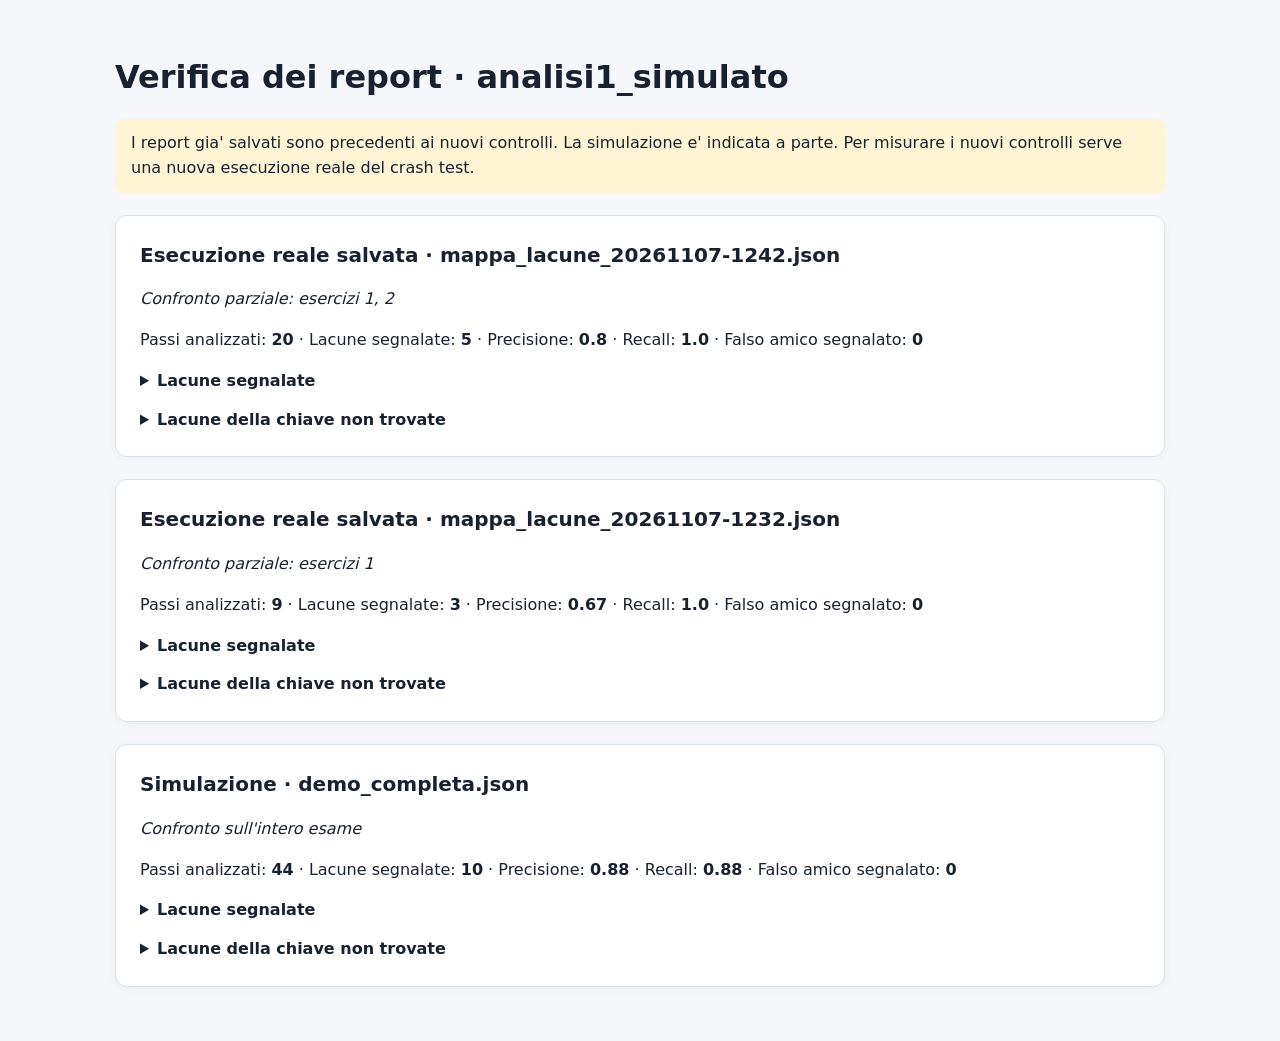
<file: materiale/analisi1_simulato/report/verifica_guardrail.html>
<!doctype html>
<html lang="it"><head><meta charset="utf-8"><meta name="viewport" content="width=device-width, initial-scale=1">
<title>Verifica crash test · analisi1_simulato</title>
<style>
body { font: 16px/1.55 system-ui,sans-serif; margin: 0 auto; padding: 32px 20px; max-width: 1050px;
       color: #18212f; background: #f5f7fb; }
h1 { margin-bottom: 4px; } h2 { margin-top: 0; font-size: 1.25rem; }
section { background: white; border: 1px solid #d8e0ea; border-radius: 12px; margin: 22px 0; padding: 24px;
           box-shadow: 0 2px 10px #1620360a; }
.nota { background: #fff4d4; padding: 12px 16px; border-radius: 8px; }
table { width: 100%; border-collapse: collapse; margin-top: 12px; } th,td { text-align: left; padding: 8px;
       border-bottom: 1px solid #e5eaf0; vertical-align: top; }
th { background: #edf2f8; } details { margin-top: 14px; } summary { cursor: pointer; font-weight: 600; }
</style></head><body>
<h1>Verifica dei report · analisi1_simulato</h1>
<p class="nota">I report gia' salvati sono precedenti ai nuovi controlli. La simulazione e' indicata a parte.
Per misurare i nuovi controlli serve una nuova esecuzione reale del crash test.</p>

        <section>
          <h2>Esecuzione reale salvata · mappa_lacune_20261107-1242.json</h2>
          <p><em>Confronto parziale: esercizi 1, 2</em></p>
          <p>Passi analizzati: <strong>20</strong> ·
             Lacune segnalate: <strong>5</strong> ·
             Precisione: <strong>0.8</strong> ·
             Recall: <strong>1.0</strong> ·
             Falso amico segnalato: <strong>0</strong></p>
          <details><summary>Lacune segnalate</summary>
            <table><thead><tr><th>Tipo</th><th>Esercizio</th><th>Passo</th><th>Descrizione</th></tr></thead>
            <tbody><tr><td>rossa</td><td>1a</td><td>3</td><td>Assenza del limite notevole dell&#x27;esponenziale</td></tr><tr><td>verde</td><td>2a</td><td>5</td><td>Formula della retta tangente solo orale</td></tr><tr><td>verde</td><td>2a</td><td>6</td><td>Semplificazione della retta tangente sprovvista di supporto</td></tr><tr><td>rossa</td><td>2b</td><td>1</td><td>Proprietà dei logaritmi prima della derivazione</td></tr><tr><td>gialla</td><td></td><td></td><td>Propedeuticità invertita per l&#x27;integrale del logaritmo</td></tr></tbody></table>
          </details>
          <details><summary>Lacune della chiave non trovate</summary>
            <ul><li>Nessuna</li></ul>
          </details>
        </section>
        <section>
          <h2>Esecuzione reale salvata · mappa_lacune_20261107-1232.json</h2>
          <p><em>Confronto parziale: esercizi 1</em></p>
          <p>Passi analizzati: <strong>9</strong> ·
             Lacune segnalate: <strong>3</strong> ·
             Precisione: <strong>0.67</strong> ·
             Recall: <strong>1.0</strong> ·
             Falso amico segnalato: <strong>0</strong></p>
          <details><summary>Lacune segnalate</summary>
            <table><thead><tr><th>Tipo</th><th>Esercizio</th><th>Passo</th><th>Descrizione</th></tr></thead>
            <tbody><tr><td>rossa</td><td>1a</td><td>3</td><td>Passaggio formale nel cambio di variabile dei limiti</td></tr><tr><td>prerequisito</td><td>1a</td><td>3</td><td>Mancanza del limite notevole dell&#x27;esponenziale</td></tr><tr><td>gialla</td><td></td><td></td><td>Inversione temporale nell&#x27;uso dell&#x27;integrale di ln(x)</td></tr></tbody></table>
          </details>
          <details><summary>Lacune della chiave non trovate</summary>
            <ul><li>Nessuna</li></ul>
          </details>
        </section>
        <section>
          <h2>Simulazione · demo_completa.json</h2>
          <p><em>Confronto sull&#x27;intero esame</em></p>
          <p>Passi analizzati: <strong>44</strong> ·
             Lacune segnalate: <strong>10</strong> ·
             Precisione: <strong>0.88</strong> ·
             Recall: <strong>0.88</strong> ·
             Falso amico segnalato: <strong>0</strong></p>
          <details><summary>Lacune segnalate</summary>
            <table><thead><tr><th>Tipo</th><th>Esercizio</th><th>Passo</th><th>Descrizione</th></tr></thead>
            <tbody><tr><td>rossa</td><td>1</td><td>3</td><td>Limite notevole dell&#x27;esponenziale</td></tr><tr><td>verde</td><td>2</td><td>5</td><td>Equazione della retta tangente solo a voce</td></tr><tr><td>prerequisito</td><td>2</td><td>7</td><td>Proprietà dei logaritmi</td></tr><tr><td>prerequisito</td><td>3</td><td>5</td><td>Formula di duplicazione del coseno</td></tr><tr><td>rossa</td><td>4</td><td>2</td><td>Cambio degli estremi nella sostituzione</td></tr><tr><td>verde</td><td>4</td><td>11</td><td>Zeri e segno di f solo a voce</td></tr><tr><td>verde</td><td>4</td><td>12</td><td>Area con funzione che cambia segno</td></tr><tr><td>gialla</td><td></td><td></td><td>Formula di ln x prima del metodo per parti</td></tr><tr><td>trappola</td><td>4</td><td></td><td>“Area” letta come integrale</td></tr><tr><td>trappola</td><td>4</td><td></td><td>“Usando la sostituzione” con estremi</td></tr></tbody></table>
          </details>
          <details><summary>Lacune della chiave non trovate</summary>
            <ul><li>Criterio di scelta nell&#x27;integrazione per parti: il logaritmo si deriva sempre (il polinomio associato si integra)</li></ul>
          </details>
        </section>
</body></html>
</file>
